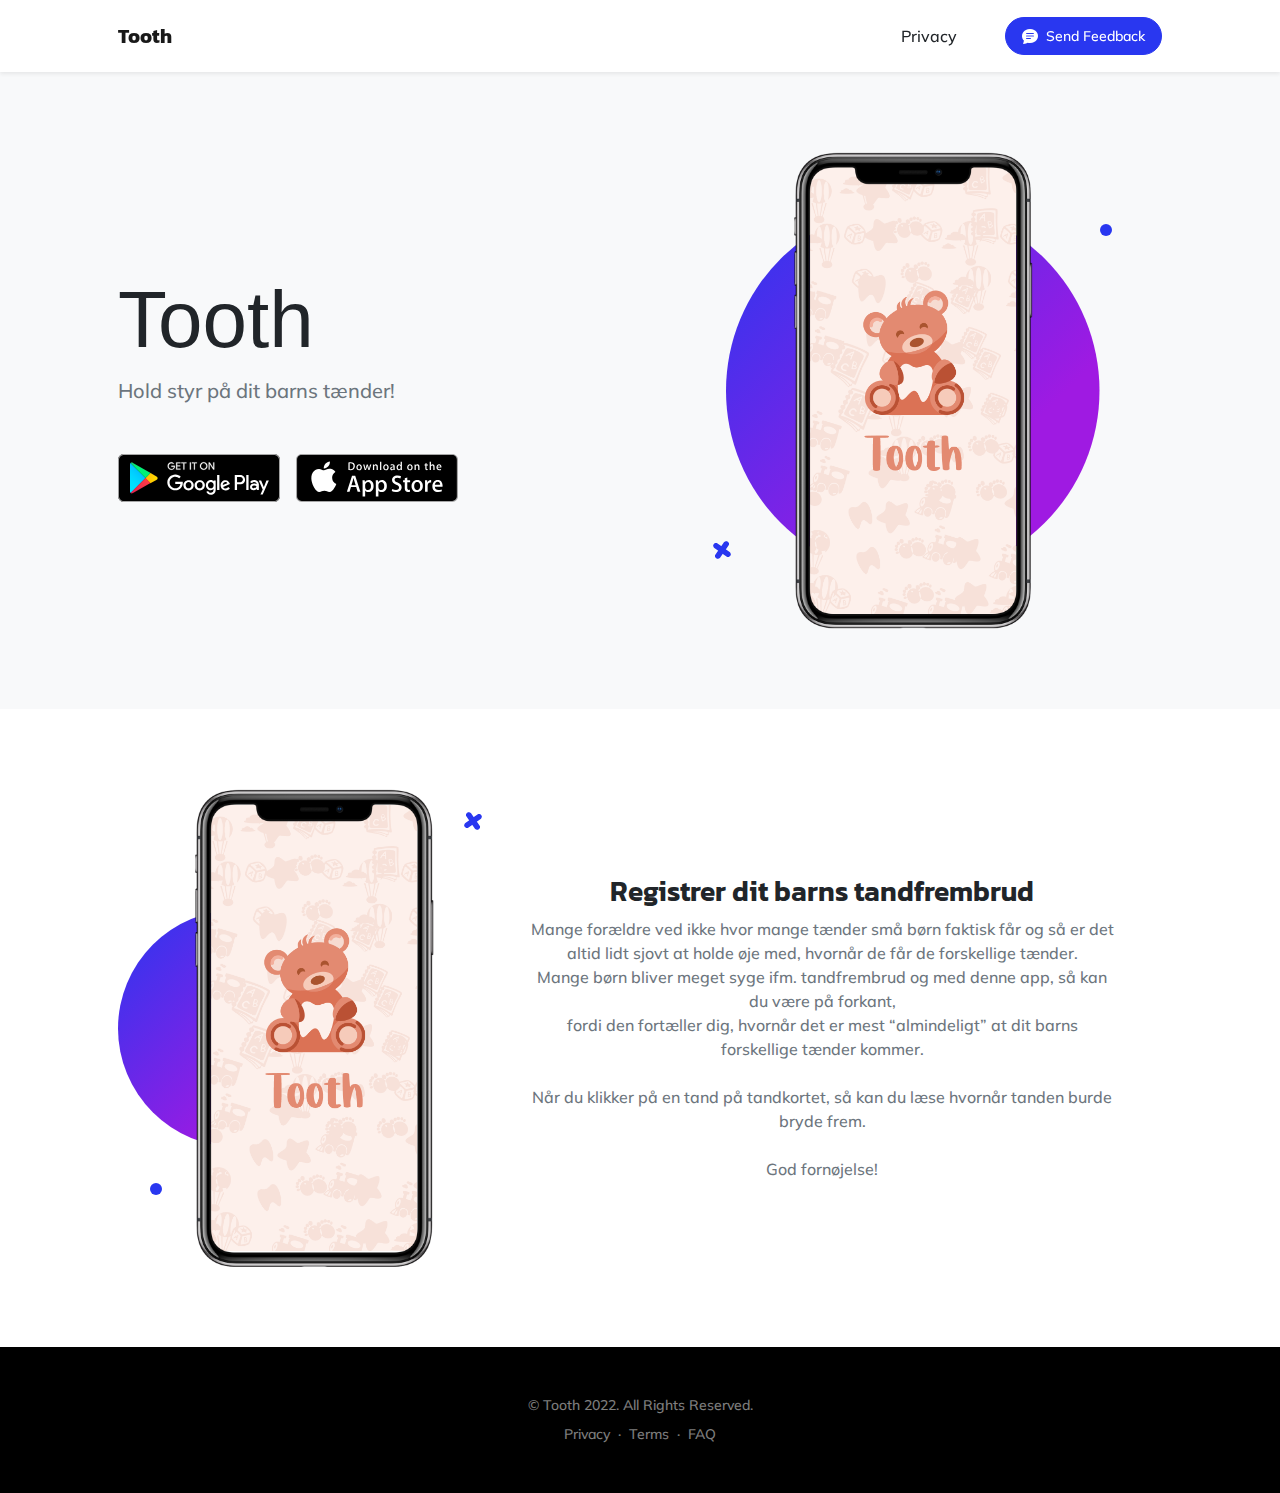
<file: index.html>
<!DOCTYPE html>
<html lang="en">
    <head>
        <meta charset="utf-8" />
        <meta name="viewport" content="width=device-width, initial-scale=1, shrink-to-fit=no" />
        <meta name="description" content="" />
        <meta name="author" content="" />
        <title>Tooth - Hold styr på dit barns tænder!</title>
        <link rel="icon" type="image/x-icon" href="assets/favicon.ico" />
        <!-- Bootstrap icons-->
        <link href="https://cdn.jsdelivr.net/npm/bootstrap-icons@1.5.0/font/bootstrap-icons.css" rel="stylesheet" />
        <!-- Google fonts-->
        <link rel="preconnect" href="https://fonts.gstatic.com" />
        <link href="https://fonts.googleapis.com/css2?family=Newsreader:ital,wght@0,600;1,600&amp;display=swap" rel="stylesheet" />
        <link href="https://fonts.googleapis.com/css2?family=Mulish:ital,wght@0,300;0,500;0,600;0,700;1,300;1,500;1,600;1,700&amp;display=swap" rel="stylesheet" />
        <link href="https://fonts.googleapis.com/css2?family=Kanit:ital,wght@0,400;1,400&amp;display=swap" rel="stylesheet" />
        <!-- Core theme CSS (includes Bootstrap)-->
        <link href="css/styles.css" rel="stylesheet" />
    </head>
    <body id="page-top">
        <!-- Navigation-->
        <nav class="navbar navbar-expand-lg navbar-light fixed-top shadow-sm" id="mainNav">
            <div class="container px-5">
                <a class="navbar-brand fw-bold" href="#page-top">Tooth</a>
                <button class="navbar-toggler" type="button" data-bs-toggle="collapse" data-bs-target="#navbarResponsive" aria-controls="navbarResponsive" aria-expanded="false" aria-label="Toggle navigation">
                    Menu
                    <i class="bi-list"></i>
                </button>
                <div class="collapse navbar-collapse" id="navbarResponsive">
                    <ul class="navbar-nav ms-auto me-4 my-3 my-lg-0">
                        <!-- <li class="nav-item"><a class="nav-link me-lg-3" href="#features">Privacy</a></li> -->
                        <li class="nav-item"><a class="nav-link me-lg-3" href="privacy.html">Privacy</a></li>
                        <!-- <li class="nav-item"><a class="nav-link me-lg-3" href="#download">Download</a></li> -->
                    </ul>
                    <button class="btn btn-primary rounded-pill px-3 mb-2 mb-lg-0" data-bs-toggle="modal" data-bs-target="#feedbackModal">
                        <span class="d-flex align-items-center">
                            <i class="bi-chat-text-fill me-2"></i>
                            <span class="small">Send Feedback</span>
                        </span>
                    </button>
                </div>
            </div>
        </nav>
        <!-- Mashead header-->
        <header class="masthead">
            <div class="container px-5">
                <div class="row gx-5 align-items-center">
                    <div class="col-lg-6">
                        <!-- Mashead text and app badges-->
                        <div class="mb-5 mb-lg-0 text-center text-lg-start">
                            <h1 class="display-1 lh-1 mb-3">Tooth</h1>
                            <p class="lead fw-normal text-muted mb-5">Hold styr på dit barns tænder!</p>
                            <div class="d-flex flex-column flex-lg-row align-items-center">
                                <a class="me-lg-3 mb-4 mb-lg-0" href="https://play.google.com/store/apps/details?id=dk.toothapp"><img class="app-badge" src="assets/img/google-play-badge.svg" alt="..." /></a>
                                <a href="https://apps.apple.com/dk/app/tooth/id1608593848"><img class="app-badge" src="assets/img/app-store-badge.svg" alt="..." /></a>
                            </div>
                        </div>
                    </div>
                    <div class="col-lg-6">
                        <!-- Masthead device mockup feature-->
                        <div class="masthead-device-mockup">
                            <svg class="circle" viewBox="0 0 100 100" xmlns="http://www.w3.org/2000/svg">
                                <defs>
                                    <linearGradient id="circleGradient" gradientTransform="rotate(45)">
                                        <stop class="gradient-start-color" offset="0%"></stop>
                                        <stop class="gradient-end-color" offset="100%"></stop>
                                    </linearGradient>
                                </defs>
                                <circle cx="50" cy="50" r="50"></circle>
                            </svg>
                            <svg class="shape-1 d-none d-sm-block" viewBox="0 0 240.83 240.83" xmlns="http://www.w3.org/2000/svg">
                                <rect x="-32.54" y="78.39" width="305.92" height="84.05" rx="42.03" transform="translate(120.42 -49.88) rotate(45)"></rect>
                                <rect x="-32.54" y="78.39" width="305.92" height="84.05" rx="42.03" transform="translate(-49.88 120.42) rotate(-45)"></rect>
                            </svg>
                            <svg class="shape-2 d-none d-sm-block" viewBox="0 0 100 100" xmlns="http://www.w3.org/2000/svg"><circle cx="50" cy="50" r="50"></circle></svg>
                            <div class="device-wrapper">
                                <div class="device" data-device="iPhoneX" data-orientation="portrait" data-color="black">
                                    <div class="screen bg-black">
                                        <!-- PUT CONTENTS HERE:-->
                                        <!-- * * This can be a video, image, or just about anything else.-->
                                        <!-- * * Set the max width of your media to 100% and the height to-->
                                        <!-- * * 100% like the demo example below.-->
                                        <!-- <video muted="muted" autoplay="" loop="" style="max-width: 100%; height: 100%"><source src="assets/img/demo-screen.mp4" type="video/mp4" /></video> -->
                                        <img src="assets/img/Load.png" style="max-width: 100%; height: 100%" />
                                    </div>
                                </div>
                            </div>
                        </div>
                    </div>
                </div>
            </div>
        </header>
        <!-- Quote/testimonial aside-->
        <!-- <aside class="text-center bg-gradient-primary-to-secondary">
            <div class="container px-5">
                <div class="row gx-5 justify-content-center">
                    <div class="col-xl-8">
                        <div class="h2 fs-1 text-white mb-4">"An intuitive solution to a common problem that we all face, wrapped up in a single app!"</div>
                        <img src="assets/img/tnw-logo.svg" alt="..." style="height: 3rem" />
                    </div>
                </div>
            </div>
        </aside> -->
        <!-- App features section-->
        <section id="features">
            <div class="container px-5">
                <div class="row gx-5 align-items-center">
                    <div class="col-lg-8 order-lg-1 mb-5 mb-lg-0">
                        <div class="container-fluid px-5">
                            <div class="row">
                                <div class="col-md-12">
                                    <div class="text-center">
                                        <h3 class="font-alt">Registrer dit barns tandfrembrud</h3>
                                        <p class="text-muted mb-0">
                                            Mange forældre ved ikke hvor mange tænder små børn faktisk får og så er det altid lidt sjovt at holde øje med, hvornår de får de forskellige tænder.
                                            <br/>
                                            Mange børn bliver meget syge ifm. tandfrembrud og med denne app, så kan du være på forkant,
                                            <br/>
                                            fordi den fortæller dig, hvornår det er mest “almindeligt” at dit barns forskellige tænder kommer.
                                            <br/>
                                            <br/>
                                            Når du klikker på en tand på tandkortet, så kan du læse hvornår tanden burde bryde frem.
                                            <br/>
                                            <br/>
                                            God fornøjelse!
                                        </p>
                                    </div>
                                </div>
                            </div>
                            <!-- <div class="row gx-5">
                                <div class="col-md-6 mb-5">
                                 
                                    <div class="text-center">
                                        <i class="bi-phone icon-feature text-gradient d-block mb-3"></i>
                                        <h3 class="font-alt">Device Mockups</h3>
                                        <p class="text-muted mb-0">Ready to use HTML/CSS device mockups, no Photoshop required!</p>
                                    </div>
                                </div>
                                <div class="col-md-6 mb-5">
                                 
                                    <div class="text-center">
                                        <i class="bi-camera icon-feature text-gradient d-block mb-3"></i>
                                        <h3 class="font-alt">Flexible Use</h3>
                                        <p class="text-muted mb-0">Put an image, video, animation, or anything else in the screen!</p>
                                    </div>
                                </div>
                            </div>
                            <div class="row">
                                <div class="col-md-6 mb-5 mb-md-0">
                                 
                                    <div class="text-center">
                                        <i class="bi-gift icon-feature text-gradient d-block mb-3"></i>
                                        <h3 class="font-alt">Free to Use</h3>
                                        <p class="text-muted mb-0">As always, this theme is free to download and use for any purpose!</p>
                                    </div>
                                </div>
                                <div class="col-md-6">
                                 
                                    <div class="text-center">
                                        <i class="bi-patch-check icon-feature text-gradient d-block mb-3"></i>
                                        <h3 class="font-alt">Open Source</h3>
                                        <p class="text-muted mb-0">Since this theme is MIT licensed, you can use it commercially!</p>
                                    </div>
                                </div>
                            </div> -->
                        </div>
                    </div>
                    <div class="col-lg-4 order-lg-0">
                        <!-- Features section device mockup-->
                        <div class="features-device-mockup">
                            <svg class="circle" viewBox="0 0 100 100" xmlns="http://www.w3.org/2000/svg">
                                <defs>
                                    <linearGradient id="circleGradient" gradientTransform="rotate(45)">
                                        <stop class="gradient-start-color" offset="0%"></stop>
                                        <stop class="gradient-end-color" offset="100%"></stop>
                                    </linearGradient>
                                </defs>
                                <circle cx="50" cy="50" r="50"></circle>
                            </svg>
                            <svg class="shape-1 d-none d-sm-block" viewBox="0 0 240.83 240.83" xmlns="http://www.w3.org/2000/svg">
                                <rect x="-32.54" y="78.39" width="305.92" height="84.05" rx="42.03" transform="translate(120.42 -49.88) rotate(45)"></rect>
                                <rect x="-32.54" y="78.39" width="305.92" height="84.05" rx="42.03" transform="translate(-49.88 120.42) rotate(-45)"></rect>
                            </svg>
                            <svg class="shape-2 d-none d-sm-block" viewBox="0 0 100 100" xmlns="http://www.w3.org/2000/svg"><circle cx="50" cy="50" r="50"></circle></svg>
                            <div class="device-wrapper">
                                <div class="device" data-device="iPhoneX" data-orientation="portrait" data-color="black">
                                    <div class="screen bg-black">
                                        <!-- PUT CONTENTS HERE:-->
                                        <!-- * * This can be a video, image, or just about anything else.-->
                                        <!-- * * Set the max width of your media to 100% and the height to-->
                                        <!-- * * 100% like the demo example below.-->
                                        <!-- <video muted="muted" autoplay="" loop="" style="max-width: 100%; height: 100%"><source src="assets/img/demo-screen.mp4" type="video/mp4" /></video> -->
                                        <img src="assets/img/tooth.gif" style="max-width: 100%; height: 100%" />
                                    </div>
                                </div>
                            </div>
                        </div>
                    </div>
                </div>
            </div>
        </section>
        <!-- Basic features section-->
        <!-- <section class="bg-light">
            <div class="container px-5">
                <div class="row gx-5 align-items-center justify-content-center justify-content-lg-between">
                    <div class="col-12 col-lg-5">
                        <h2 class="display-4 lh-1 mb-4">Enter a new age of web design</h2>
                        <p class="lead fw-normal text-muted mb-5 mb-lg-0">This section is perfect for featuring some information about your application, why it was built, the problem it solves, or anything else! There's plenty of space for text here, so don't worry about writing too much.</p>
                    </div>
                    <div class="col-sm-8 col-md-6">
                        <div class="px-5 px-sm-0"><img class="img-fluid rounded-circle" src="https://source.unsplash.com/u8Jn2rzYIps/900x900" alt="..." /></div>
                    </div>
                </div>
            </div>
        </section> -->
        <!-- Call to action section-->
        <!-- <section class="cta">
            <div class="cta-content">
                <div class="container px-5">
                    <h2 class="text-white display-1 lh-1 mb-4">
                        Stop waiting.
                        <br />
                        Start building.
                    </h2>
                    <a class="btn btn-outline-light py-3 px-4 rounded-pill" href="https://startbootstrap.com/theme/new-age" target="_blank">Download for free</a>
                </div>
            </div>
        </section> -->
        <!-- App badge section-->
        <!-- <section class="bg-gradient-primary-to-secondary" id="download">
            <div class="container px-5">
                <h2 class="text-center text-white font-alt mb-4">Get the app now!</h2>
                <div class="d-flex flex-column flex-lg-row align-items-center justify-content-center">
                    <a class="me-lg-3 mb-4 mb-lg-0" href="#!"><img class="app-badge" src="assets/img/google-play-badge.svg" alt="..." /></a>
                    <a href="#!"><img class="app-badge" src="assets/img/app-store-badge.svg" alt="..." /></a>
                </div>
            </div>
        </section> -->
        <!-- Footer-->
        <footer class="bg-black text-center py-5">
            <div class="container px-5">
                <div class="text-white-50 small">
                    <div class="mb-2">&copy; Tooth 2022. All Rights Reserved.</div>
                    <a href="#!">Privacy</a>
                    <span class="mx-1">&middot;</span>
                    <a href="#!">Terms</a>
                    <span class="mx-1">&middot;</span>
                    <a href="#!">FAQ</a>
                </div>
            </div>
        </footer>
        <!-- Feedback Modal-->
        <div class="modal fade" id="feedbackModal" tabindex="-1" aria-labelledby="feedbackModalLabel" aria-hidden="true">
            <div class="modal-dialog modal-dialog-centered">
                <div class="modal-content">
                    <div class="modal-header bg-gradient-primary-to-secondary p-4">
                        <h5 class="modal-title font-alt text-white" id="feedbackModalLabel">Send feedback</h5>
                        <button class="btn-close btn-close-white" type="button" data-bs-dismiss="modal" aria-label="Close"></button>
                    </div>
                    <div class="modal-body border-0 p-4">
                        <!-- * * * * * * * * * * * * * * *-->
                        <!-- * * SB Forms Contact Form * *-->
                        <!-- * * * * * * * * * * * * * * *-->
                        <!-- This form is pre-integrated with SB Forms.-->
                        <!-- To make this form functional, sign up at-->
                        <!-- https://startbootstrap.com/solution/contact-forms-->
                        <!-- to get an API token!-->
                        <form id="contactForm" data-sb-form-api-token="API_TOKEN">
                            <!-- Name input-->
                            <div class="form-floating mb-3">
                                <input class="form-control" id="name" type="text" placeholder="Enter your name..." data-sb-validations="required" />
                                <label for="name">Full name</label>
                                <div class="invalid-feedback" data-sb-feedback="name:required">A name is required.</div>
                            </div>
                            <!-- Email address input-->
                            <div class="form-floating mb-3">
                                <input class="form-control" id="email" type="email" placeholder="name@example.com" data-sb-validations="required,email" />
                                <label for="email">Email address</label>
                                <div class="invalid-feedback" data-sb-feedback="email:required">An email is required.</div>
                                <div class="invalid-feedback" data-sb-feedback="email:email">Email is not valid.</div>
                            </div>
                            <!-- Phone number input-->
                            <div class="form-floating mb-3">
                                <input class="form-control" id="phone" type="tel" placeholder="(123) 456-7890" data-sb-validations="required" />
                                <label for="phone">Phone number</label>
                                <div class="invalid-feedback" data-sb-feedback="phone:required">A phone number is required.</div>
                            </div>
                            <!-- Message input-->
                            <div class="form-floating mb-3">
                                <textarea class="form-control" id="message" type="text" placeholder="Enter your message here..." style="height: 10rem" data-sb-validations="required"></textarea>
                                <label for="message">Message</label>
                                <div class="invalid-feedback" data-sb-feedback="message:required">A message is required.</div>
                            </div>
                            <!-- Submit success message-->
                            <!---->
                            <!-- This is what your users will see when the form-->
                            <!-- has successfully submitted-->
                            <div class="d-none" id="submitSuccessMessage">
                                <div class="text-center mb-3">
                                    <div class="fw-bolder">Form submission successful!</div>
                                    To activate this form, sign up at
                                    <br />
                                    <a href="https://startbootstrap.com/solution/contact-forms">https://startbootstrap.com/solution/contact-forms</a>
                                </div>
                            </div>
                            <!-- Submit error message-->
                            <!---->
                            <!-- This is what your users will see when there is-->
                            <!-- an error submitting the form-->
                            <div class="d-none" id="submitErrorMessage"><div class="text-center text-danger mb-3">Error sending message!</div></div>
                            <!-- Submit Button-->
                            <div class="d-grid"><button class="btn btn-primary rounded-pill btn-lg disabled" id="submitButton" type="submit">Submit</button></div>
                        </form>
                    </div>
                </div>
            </div>
        </div>
        <!-- Bootstrap core JS-->
        <script src="https://cdn.jsdelivr.net/npm/bootstrap@5.1.3/dist/js/bootstrap.bundle.min.js"></script>
        <!-- Core theme JS-->
        <script src="js/scripts.js"></script>
        <!-- * * * * * * * * * * * * * * * * * * * * * * * * * * * * * * * * * * * * * * * *-->
        <!-- * *                               SB Forms JS                               * *-->
        <!-- * * Activate your form at https://startbootstrap.com/solution/contact-forms * *-->
        <!-- * * * * * * * * * * * * * * * * * * * * * * * * * * * * * * * * * * * * * * * *-->
        <script src="https://cdn.startbootstrap.com/sb-forms-latest.js"></script>
    </body>
</html>
</file>
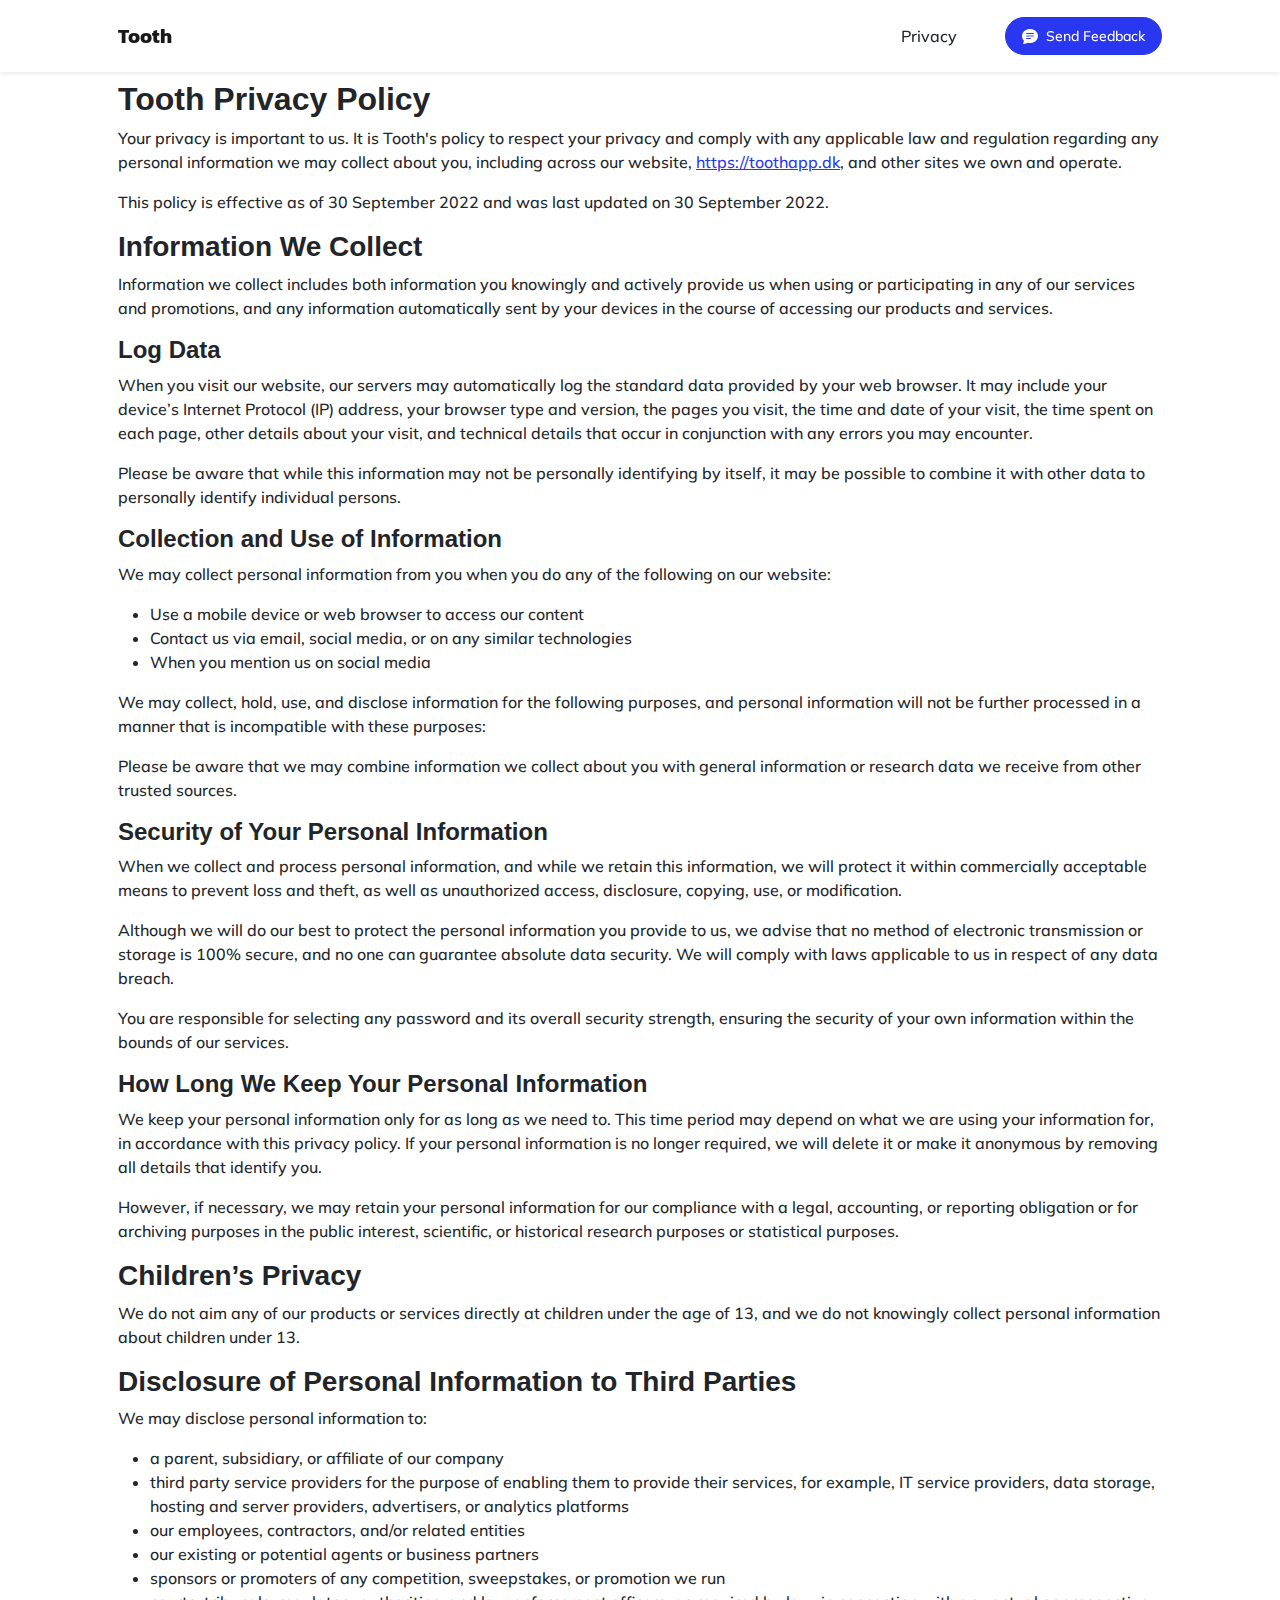
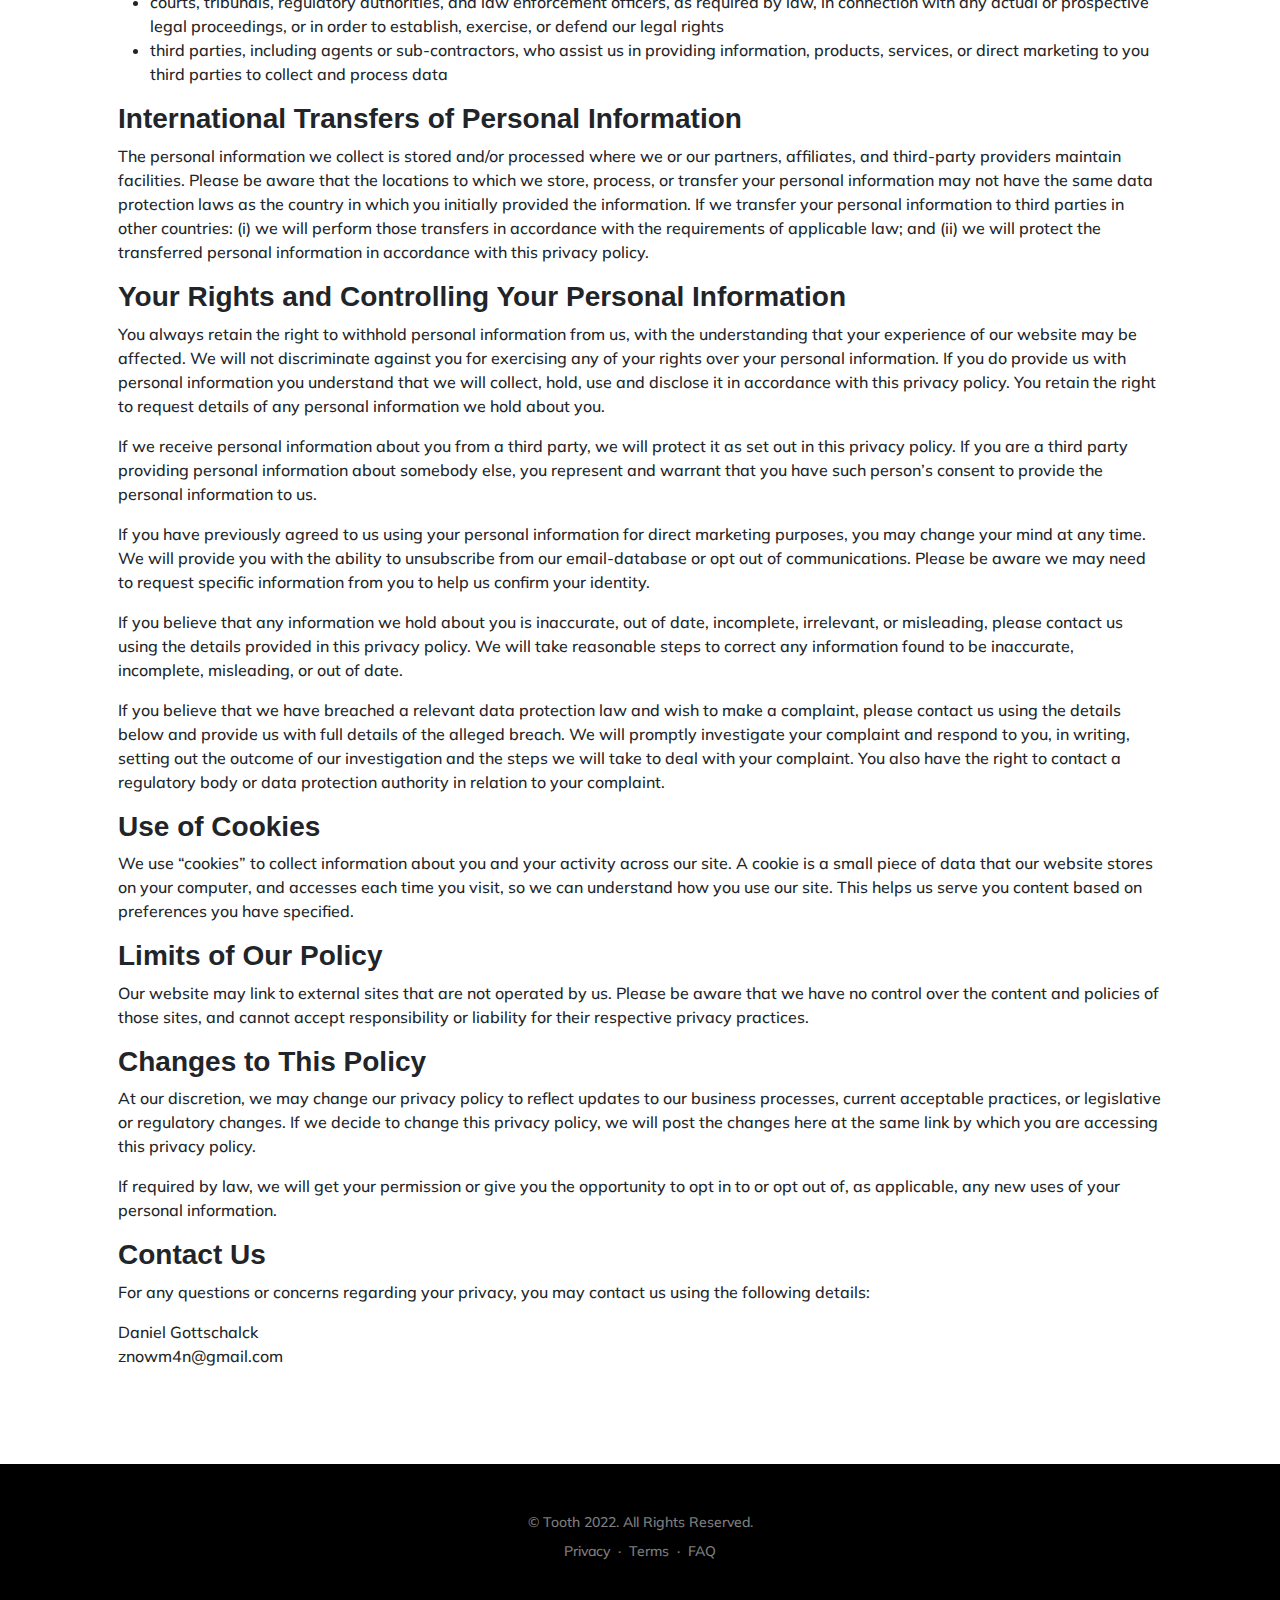
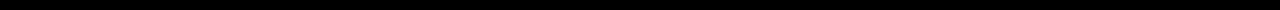
<file: privacy.html>
<!DOCTYPE html>
<html lang="en">
    <head>
        <meta charset="utf-8" />
        <meta name="viewport" content="width=device-width, initial-scale=1, shrink-to-fit=no" />
        <meta name="description" content="" />
        <meta name="author" content="" />
        <title>Tooth - Hold styr på dit barns tænder!</title>
        <link rel="icon" type="image/x-icon" href="assets/favicon.ico" />
        <!-- Bootstrap icons-->
        <link href="https://cdn.jsdelivr.net/npm/bootstrap-icons@1.5.0/font/bootstrap-icons.css" rel="stylesheet" />
        <!-- Google fonts-->
        <link rel="preconnect" href="https://fonts.gstatic.com" />
        <link href="https://fonts.googleapis.com/css2?family=Newsreader:ital,wght@0,600;1,600&amp;display=swap" rel="stylesheet" />
        <link href="https://fonts.googleapis.com/css2?family=Mulish:ital,wght@0,300;0,500;0,600;0,700;1,300;1,500;1,600;1,700&amp;display=swap" rel="stylesheet" />
        <link href="https://fonts.googleapis.com/css2?family=Kanit:ital,wght@0,400;1,400&amp;display=swap" rel="stylesheet" />
        <!-- Core theme CSS (includes Bootstrap)-->
        <link href="css/styles.css" rel="stylesheet" />
    </head>
    <body id="page-top">
        <!-- Navigation-->
        <nav class="navbar navbar-expand-lg navbar-light fixed-top shadow-sm" id="mainNav">
            <div class="container px-5">
                <a class="navbar-brand fw-bold" href="#page-top">Tooth</a>
                <button class="navbar-toggler" type="button" data-bs-toggle="collapse" data-bs-target="#navbarResponsive" aria-controls="navbarResponsive" aria-expanded="false" aria-label="Toggle navigation">
                    Menu
                    <i class="bi-list"></i>
                </button>
                <div class="collapse navbar-collapse" id="navbarResponsive">
                    <ul class="navbar-nav ms-auto me-4 my-3 my-lg-0">
                        <!-- <li class="nav-item"><a class="nav-link me-lg-3" href="#features">Privacy</a></li> -->
                        <li class="nav-item"><a class="nav-link me-lg-3" href="/privacy">Privacy</a></li>
                        <!-- <li class="nav-item"><a class="nav-link me-lg-3" href="#download">Download</a></li> -->
                    </ul>
                    <button class="btn btn-primary rounded-pill px-3 mb-2 mb-lg-0" data-bs-toggle="modal" data-bs-target="#feedbackModal">
                        <span class="d-flex align-items-center">
                            <i class="bi-chat-text-fill me-2"></i>
                            <span class="small">Send Feedback</span>
                        </span>
                    </button>
                </div>
            </div>
        </nav>
        <!-- Mashead header-->
        
        <!-- App features section-->
        <section id="features">
            <div class="container px-5">
                <div class="row gx-5 align-items-center">
                    <div class="col-lg-12 order-lg-1 mb-5 mb-lg-0">
                        <h2>Tooth Privacy Policy</h2>
                        <p>Your privacy is important to us. It is Tooth&#39;s policy to respect your privacy and comply with any applicable law and regulation regarding any personal information we may collect about you, including across our website, <a href="https://toothapp.dk">https://toothapp.dk</a>, and other sites we own and operate. </p>
                        <p>This policy is effective as of 30 September 2022 and was last updated on 30 September 2022. </p>
                        <h3>Information We Collect</h3>
                        <p>Information we collect includes both information you knowingly and actively provide us when using or participating in any of our services and promotions, and any information automatically sent by your devices in the course of accessing our products and services. </p>
                        <h4>Log Data</h4>
                        <p>When you visit our website, our servers may automatically log the standard data provided by your web browser. It may include your device’s Internet Protocol (IP) address, your browser type and version, the pages you visit, the time and date of your visit, the time spent on each page, other details about your visit, and technical details that occur in conjunction with any errors you may encounter. </p>
                        <p>Please be aware that while this information may not be personally identifying by itself, it may be possible to combine it with other data to personally identify individual persons. </p>
                        <h4>Collection and Use of Information</h4>
                        <p>We may collect personal information from you when you do any of the following on our website: </p>
                        <ul>
                           <li>Use a mobile device or web browser to access our content</li>
                           <li>Contact us via email, social media, or on any similar technologies</li>
                           <li>When you mention us on social media</li>
                        </ul>
                        <p>We may collect, hold, use, and disclose information for the following purposes, and personal information will not be further processed in a manner that is incompatible with these purposes: </p>
                        <p>Please be aware that we may combine information we collect about you with general information or research data we receive from other trusted sources. </p>
                        <h4>Security of Your Personal Information</h4>
                        <p>When we collect and process personal information, and while we retain this information, we will protect it within commercially acceptable means to prevent loss and theft, as well as unauthorized access, disclosure, copying, use, or modification. </p>
                        <p>Although we will do our best to protect the personal information you provide to us, we advise that no method of electronic transmission or storage is 100% secure, and no one can guarantee absolute data security. We will comply with laws applicable to us in respect of any data breach. </p>
                        <p>You are responsible for selecting any password and its overall security strength, ensuring the security of your own information within the bounds of our services. </p>
                        <h4>How Long We Keep Your Personal Information</h4>
                        <p>We keep your personal information only for as long as we need to. This time period may depend on what we are using your information for, in accordance with this privacy policy. If your personal information is no longer required, we will delete it or make it anonymous by removing all details that identify you. </p>
                        <p>However, if necessary, we may retain your personal information for our compliance with a legal, accounting, or reporting obligation or for archiving purposes in the public interest, scientific, or historical research purposes or statistical purposes. </p>
                        <h3>Children’s Privacy</h3>
                        <p>We do not aim any of our products or services directly at children under the age of 13, and we do not knowingly collect personal information about children under 13. </p>
                        <h3>Disclosure of Personal Information to Third Parties</h3>
                        <p>We may disclose personal information to: </p>
                        <ul>
                           <li>a parent, subsidiary, or affiliate of our company</li>
                           <li>third party service providers for the purpose of enabling them to provide their services, for example, IT service providers, data storage, hosting and server providers, advertisers, or analytics platforms</li>
                           <li>our employees, contractors, and/or related entities</li>
                           <li>our existing or potential agents or business partners</li>
                           <li>sponsors or promoters of any competition, sweepstakes, or promotion we run</li>
                           <li>courts, tribunals, regulatory authorities, and law enforcement officers, as required by law, in connection with any actual or prospective legal proceedings, or in order to establish, exercise, or defend our legal rights</li>
                           <li>third parties, including agents or sub-contractors, who assist us in providing information, products, services, or direct marketing to you third parties to collect and process data</li>
                        </ul>
                        <h3>International Transfers of Personal Information</h3>
                        <p>The personal information we collect is stored and/or processed where we or our partners, affiliates, and third-party providers maintain facilities. Please be aware that the locations to which we store, process, or transfer your personal information may not have the same data protection laws as the country in which you initially provided the information. If we transfer your personal information to third parties in other countries: (i) we will perform those transfers in accordance with the requirements of applicable law; and (ii) we will protect the transferred personal information in accordance with this privacy policy. </p>
                        <h3>Your Rights and Controlling Your Personal Information</h3>
                        <p>You always retain the right to withhold personal information from us, with the understanding that your experience of our website may be affected. We will not discriminate against you for exercising any of your rights over your personal information. If you do provide us with personal information you understand that we will collect, hold, use and disclose it in accordance with this privacy policy. You retain the right to request details of any personal information we hold about you. </p>
                        <p>If we receive personal information about you from a third party, we will protect it as set out in this privacy policy. If you are a third party providing personal information about somebody else, you represent and warrant that you have such person’s consent to provide the personal information to us. </p>
                        <p>If you have previously agreed to us using your personal information for direct marketing purposes, you may change your mind at any time. We will provide you with the ability to unsubscribe from our email-database or opt out of communications. Please be aware we may need to request specific information from you to help us confirm your identity. </p>
                        <p>If you believe that any information we hold about you is inaccurate, out of date, incomplete, irrelevant, or misleading, please contact us using the details provided in this privacy policy. We will take reasonable steps to correct any information found to be inaccurate, incomplete, misleading, or out of date. </p>
                        <p>If you believe that we have breached a relevant data protection law and wish to make a complaint, please contact us using the details below and provide us with full details of the alleged breach. We will promptly investigate your complaint and respond to you, in writing, setting out the outcome of our investigation and the steps we will take to deal with your complaint. You also have the right to contact a regulatory body or data protection authority in relation to your complaint. </p>
                        <h3>Use of Cookies</h3>
                        <p>We use &ldquo;cookies&rdquo; to collect information about you and your activity across our site. A cookie is a small piece of data that our website stores on your computer, and accesses each time you visit, so we can understand how you use our site. This helps us serve you content based on preferences you have specified. </p>
                        <h3>Limits of Our Policy</h3>
                        <p>Our website may link to external sites that are not operated by us. Please be aware that we have no control over the content and policies of those sites, and cannot accept responsibility or liability for their respective privacy practices. </p>
                        <h3>Changes to This Policy</h3>
                        <p>At our discretion, we may change our privacy policy to reflect updates to our business processes, current acceptable practices, or legislative or regulatory changes. If we decide to change this privacy policy, we will post the changes here at the same link by which you are accessing this privacy policy. </p>
                        <p>If required by law, we will get your permission or give you the opportunity to opt in to or opt out of, as applicable, any new uses of your personal information. </p>
                        <h3>Contact Us</h3>
                        <p>For any questions or concerns regarding your privacy, you may contact us using the following details: </p>
                        <p>Daniel Gottschalck<br />
                        znowm4n@gmail.com </p>
                    </div>
                </div>
            </div>
        </section>
       
        <footer class="bg-black text-center py-5">
            <div class="container px-5">
                <div class="text-white-50 small">
                    <div class="mb-2">&copy; Tooth 2022. All Rights Reserved.</div>
                    <a href="#!">Privacy</a>
                    <span class="mx-1">&middot;</span>
                    <a href="#!">Terms</a>
                    <span class="mx-1">&middot;</span>
                    <a href="#!">FAQ</a>
                </div>
            </div>
        </footer>
        <!-- Feedback Modal-->
        <div class="modal fade" id="feedbackModal" tabindex="-1" aria-labelledby="feedbackModalLabel" aria-hidden="true">
            <div class="modal-dialog modal-dialog-centered">
                <div class="modal-content">
                    <div class="modal-header bg-gradient-primary-to-secondary p-4">
                        <h5 class="modal-title font-alt text-white" id="feedbackModalLabel">Send feedback</h5>
                        <button class="btn-close btn-close-white" type="button" data-bs-dismiss="modal" aria-label="Close"></button>
                    </div>
                    <div class="modal-body border-0 p-4">
                        <!-- * * * * * * * * * * * * * * *-->
                        <!-- * * SB Forms Contact Form * *-->
                        <!-- * * * * * * * * * * * * * * *-->
                        <!-- This form is pre-integrated with SB Forms.-->
                        <!-- To make this form functional, sign up at-->
                        <!-- https://startbootstrap.com/solution/contact-forms-->
                        <!-- to get an API token!-->
                        <form id="contactForm" data-sb-form-api-token="API_TOKEN">
                            <!-- Name input-->
                            <div class="form-floating mb-3">
                                <input class="form-control" id="name" type="text" placeholder="Enter your name..." data-sb-validations="required" />
                                <label for="name">Full name</label>
                                <div class="invalid-feedback" data-sb-feedback="name:required">A name is required.</div>
                            </div>
                            <!-- Email address input-->
                            <div class="form-floating mb-3">
                                <input class="form-control" id="email" type="email" placeholder="name@example.com" data-sb-validations="required,email" />
                                <label for="email">Email address</label>
                                <div class="invalid-feedback" data-sb-feedback="email:required">An email is required.</div>
                                <div class="invalid-feedback" data-sb-feedback="email:email">Email is not valid.</div>
                            </div>
                            <!-- Phone number input-->
                            <div class="form-floating mb-3">
                                <input class="form-control" id="phone" type="tel" placeholder="(123) 456-7890" data-sb-validations="required" />
                                <label for="phone">Phone number</label>
                                <div class="invalid-feedback" data-sb-feedback="phone:required">A phone number is required.</div>
                            </div>
                            <!-- Message input-->
                            <div class="form-floating mb-3">
                                <textarea class="form-control" id="message" type="text" placeholder="Enter your message here..." style="height: 10rem" data-sb-validations="required"></textarea>
                                <label for="message">Message</label>
                                <div class="invalid-feedback" data-sb-feedback="message:required">A message is required.</div>
                            </div>
                            <!-- Submit success message-->
                            <!---->
                            <!-- This is what your users will see when the form-->
                            <!-- has successfully submitted-->
                            <div class="d-none" id="submitSuccessMessage">
                                <div class="text-center mb-3">
                                    <div class="fw-bolder">Form submission successful!</div>
                                    To activate this form, sign up at
                                    <br />
                                    <a href="https://startbootstrap.com/solution/contact-forms">https://startbootstrap.com/solution/contact-forms</a>
                                </div>
                            </div>
                            <!-- Submit error message-->
                            <!---->
                            <!-- This is what your users will see when there is-->
                            <!-- an error submitting the form-->
                            <div class="d-none" id="submitErrorMessage"><div class="text-center text-danger mb-3">Error sending message!</div></div>
                            <!-- Submit Button-->
                            <div class="d-grid"><button class="btn btn-primary rounded-pill btn-lg disabled" id="submitButton" type="submit">Submit</button></div>
                        </form>
                    </div>
                </div>
            </div>
        </div>
        <!-- Bootstrap core JS-->
        <script src="https://cdn.jsdelivr.net/npm/bootstrap@5.1.3/dist/js/bootstrap.bundle.min.js"></script>
        <!-- Core theme JS-->
        <script src="js/scripts.js"></script>
        <!-- * * * * * * * * * * * * * * * * * * * * * * * * * * * * * * * * * * * * * * * *-->
        <!-- * *                               SB Forms JS                               * *-->
        <!-- * * Activate your form at https://startbootstrap.com/solution/contact-forms * *-->
        <!-- * * * * * * * * * * * * * * * * * * * * * * * * * * * * * * * * * * * * * * * *-->
        <script src="https://cdn.startbootstrap.com/sb-forms-latest.js"></script>
    </body>
</html>
</file>
